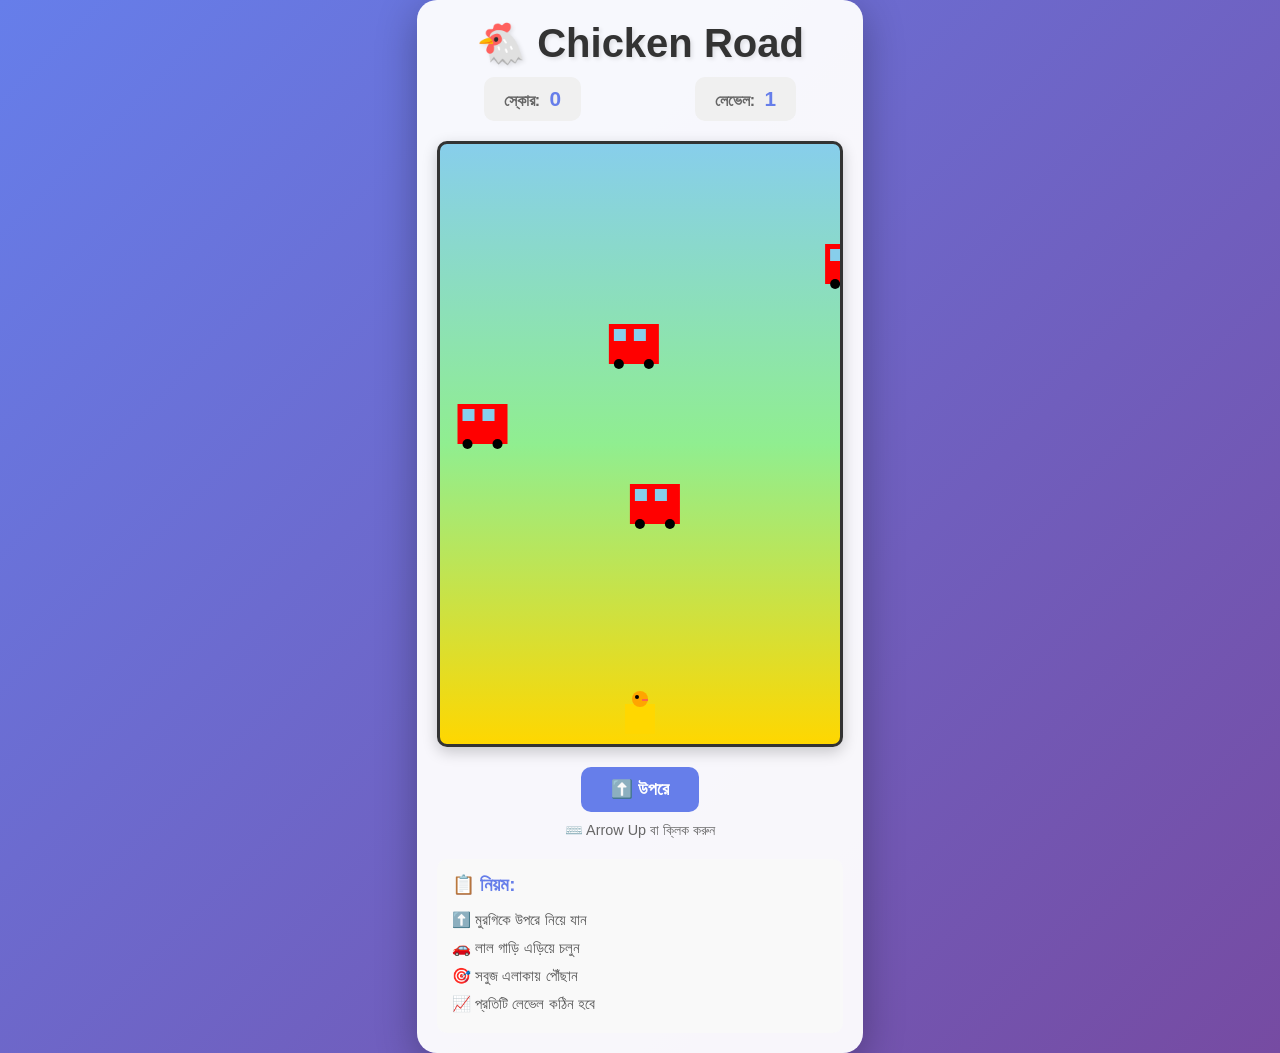
<file: index.html>
<!DOCTYPE html>
<html lang="bn">
<head>
    <meta charset="UTF-8">
    <meta name="viewport" content="width=device-width, initial-scale=1.0">
    <title>🐔 Chicken Road Game</title>
    <link rel="stylesheet" href="style.css">
</head>
<body>
    <div class="container">
        <div class="header">
            <h1>🐔 Chicken Road</h1>
            <div class="info">
                <div class="score">
                    <span class="label">স্কোর:</span>
                    <span id="score">0</span>
                </div>
                <div class="level">
                    <span class="label">লেভেল:</span>
                    <span id="level">1</span>
                </div>
            </div>
        </div>

        <canvas id="gameCanvas" width="400" height="600"></canvas>

        <div class="controls">
            <button id="upBtn" class="btn">⬆️ উপরে</button>
            <div class="keyboard-info">
                ⌨️ Arrow Up বা ক্লিক করুন
            </div>
        </div>

        <div class="instructions">
            <h3>📋 নিয়ম:</h3>
            <ul>
                <li>⬆️ মুরগিকে উপরে নিয়ে যান</li>
                <li>🚗 লাল গাড়ি এড়িয়ে চলুন</li>
                <li>🎯 সবুজ এলাকায় পৌঁছান</li>
                <li>📈 প্রতিটি লেভেল কঠিন হবে</li>
            </ul>
        </div>

        <div id="gameOver" class="modal">
            <div class="modal-content">
                <h2>গেম শেষ! 💥</h2>
                <p id="gameOverMsg"></p>
                <button onclick="restartGame()">আবার খেলুন 🔄</button>
            </div>
        </div>
    </div>

    <script src="script.js"></script>
</body>
</html>
</file>
<file: style.css>
* {
    margin: 0;
    padding: 0;
    box-sizing: border-box;
}

body {
    font-family: 'Arial', sans-serif;
    display: flex;
    justify-content: center;
    align-items: center;
    min-height: 100vh;
    background: linear-gradient(135deg, #667eea 0%, #764ba2 100%);
}

.container {
    text-align: center;
    background: rgba(255, 255, 255, 0.95);
    padding: 20px;
    border-radius: 20px;
    box-shadow: 0 10px 40px rgba(0, 0, 0, 0.3);
}

.header {
    margin-bottom: 20px;
}

h1 {
    color: #333;
    font-size: 2.5em;
    margin-bottom: 10px;
    text-shadow: 2px 2px 4px rgba(0, 0, 0, 0.1);
}

.info {
    display: flex;
    justify-content: space-around;
    gap: 20px;
    margin-top: 10px;
}

.score, .level {
    background: #f0f0f0;
    padding: 10px 20px;
    border-radius: 10px;
    font-weight: bold;
}

.label {
    color: #666;
    margin-right: 5px;
}

#score, #level {
    color: #667eea;
    font-size: 1.3em;
}

canvas {
    display: block;
    background: linear-gradient(to bottom, #87CEEB 0%, #90EE90 50%, #FFD700 100%);
    border: 3px solid #333;
    border-radius: 10px;
    margin: 20px auto;
    cursor: pointer;
    box-shadow: 0 5px 15px rgba(0, 0, 0, 0.2);
}

.controls {
    margin: 20px 0;
}

.btn {
    background: #667eea;
    color: white;
    border: none;
    padding: 12px 30px;
    font-size: 1.1em;
    border-radius: 10px;
    cursor: pointer;
    transition: all 0.3s;
    font-weight: bold;
}

.btn:hover {
    background: #764ba2;
    transform: scale(1.05);
}

.btn:active {
    transform: scale(0.95);
}

.keyboard-info {
    color: #666;
    font-size: 0.9em;
    margin-top: 10px;
}

.instructions {
    background: #f9f9f9;
    padding: 15px;
    border-radius: 10px;
    margin-top: 20px;
    text-align: left;
}

.instructions h3 {
    color: #667eea;
    margin-bottom: 10px;
}

.instructions ul {
    list-style: none;
}

.instructions li {
    color: #555;
    padding: 5px 0;
    font-size: 0.95em;
}

.modal {
    display: none;
    position: fixed;
    top: 0;
    left: 0;
    width: 100%;
    height: 100%;
    background: rgba(0, 0, 0, 0.7);
    justify-content: center;
    align-items: center;
    z-index: 1000;
}

.modal.show {
    display: flex;
}

.modal-content {
    background: white;
    padding: 40px;
    border-radius: 20px;
    text-align: center;
    box-shadow: 0 10px 40px rgba(0, 0, 0, 0.3);
}

.modal-content h2 {
    color: #333;
    font-size: 2em;
    margin-bottom: 15px;
}

.modal-content p {
    color: #666;
    font-size: 1.2em;
    margin-bottom: 20px;
}

.modal-content button {
    background: #667eea;
    color: white;
    border: none;
    padding: 15px 40px;
    font-size: 1.1em;
    border-radius: 10px;
    cursor: pointer;
    font-weight: bold;
    transition: all 0.3s;
}

.modal-content button:hover {
    background: #764ba2;
    transform: scale(1.05);
}

@media (max-width: 600px) {
    .container {
        padding: 15px;
    }
    
    h1 {
        font-size: 2em;
    }
    
    canvas {
        width: 100%;
        height: auto;
    }
    
    .info {
        flex-direction: column;
        gap: 10px;
    }
}
</file>
